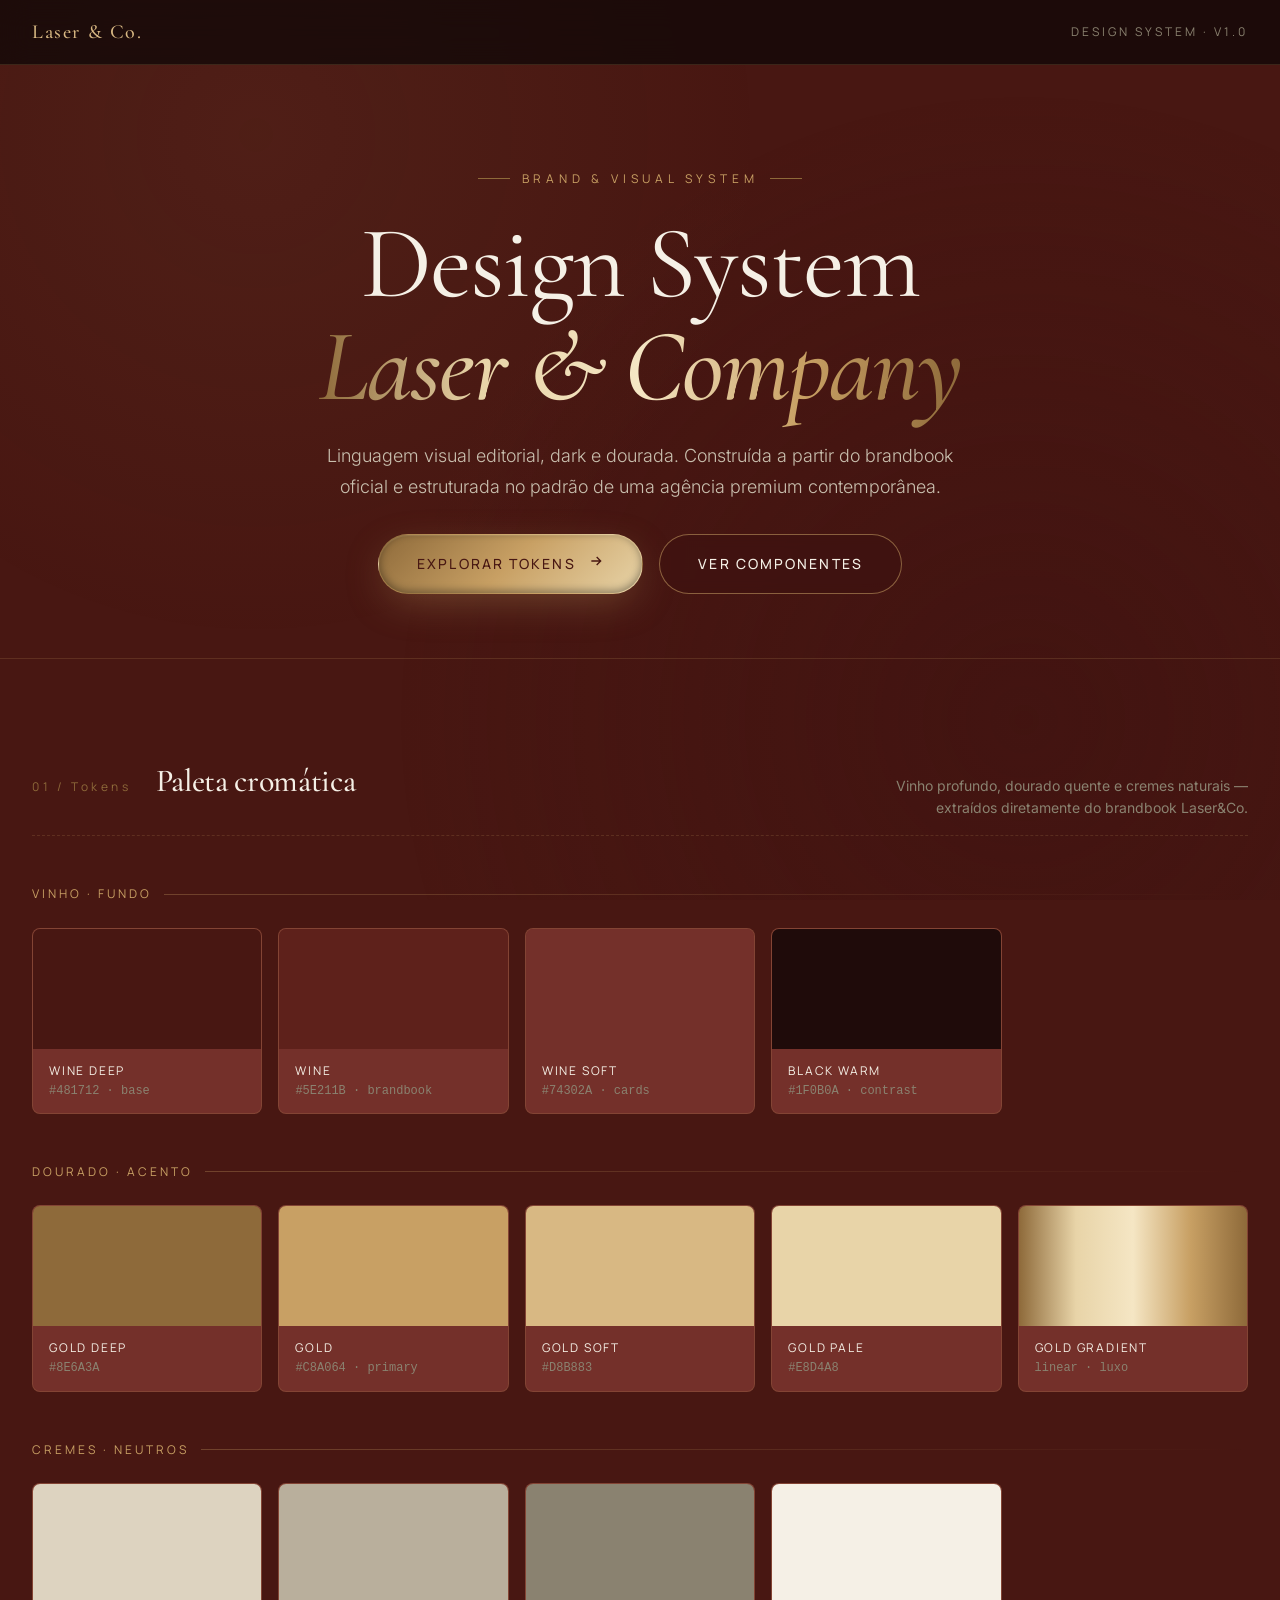
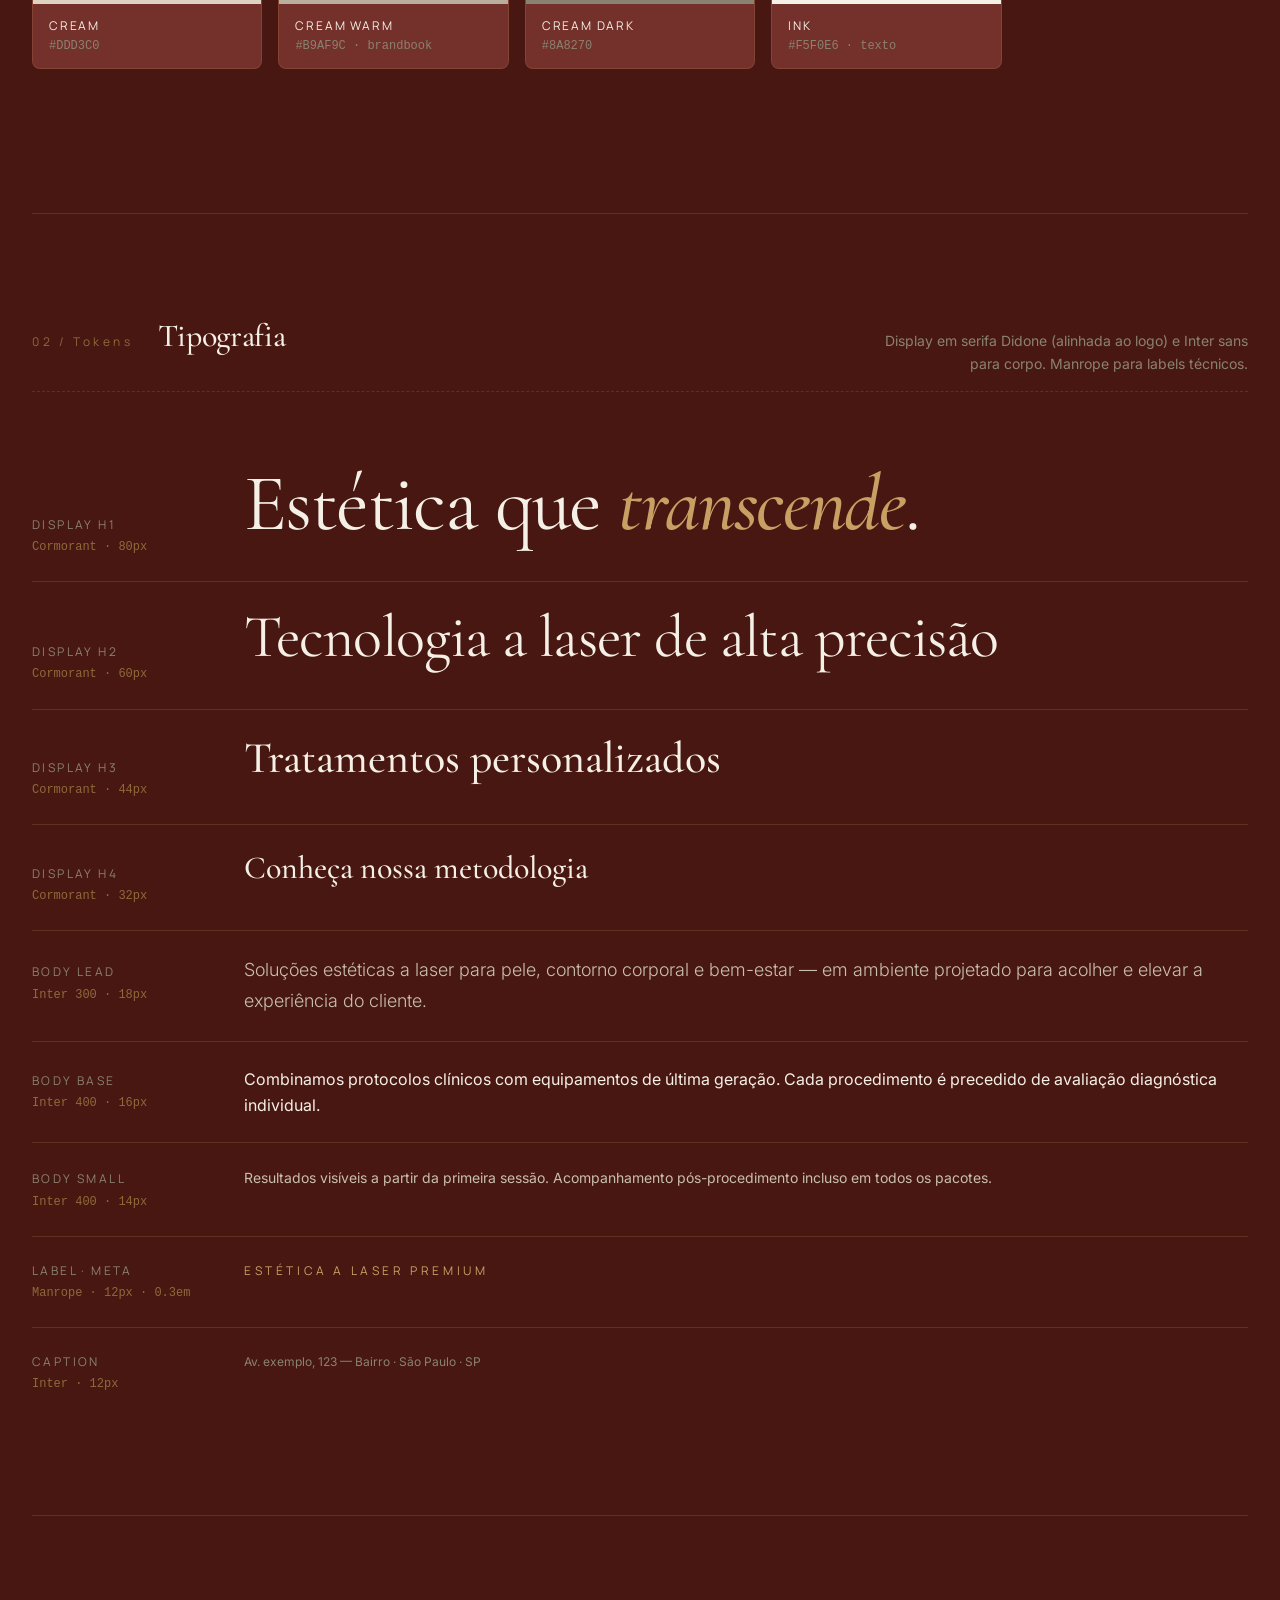
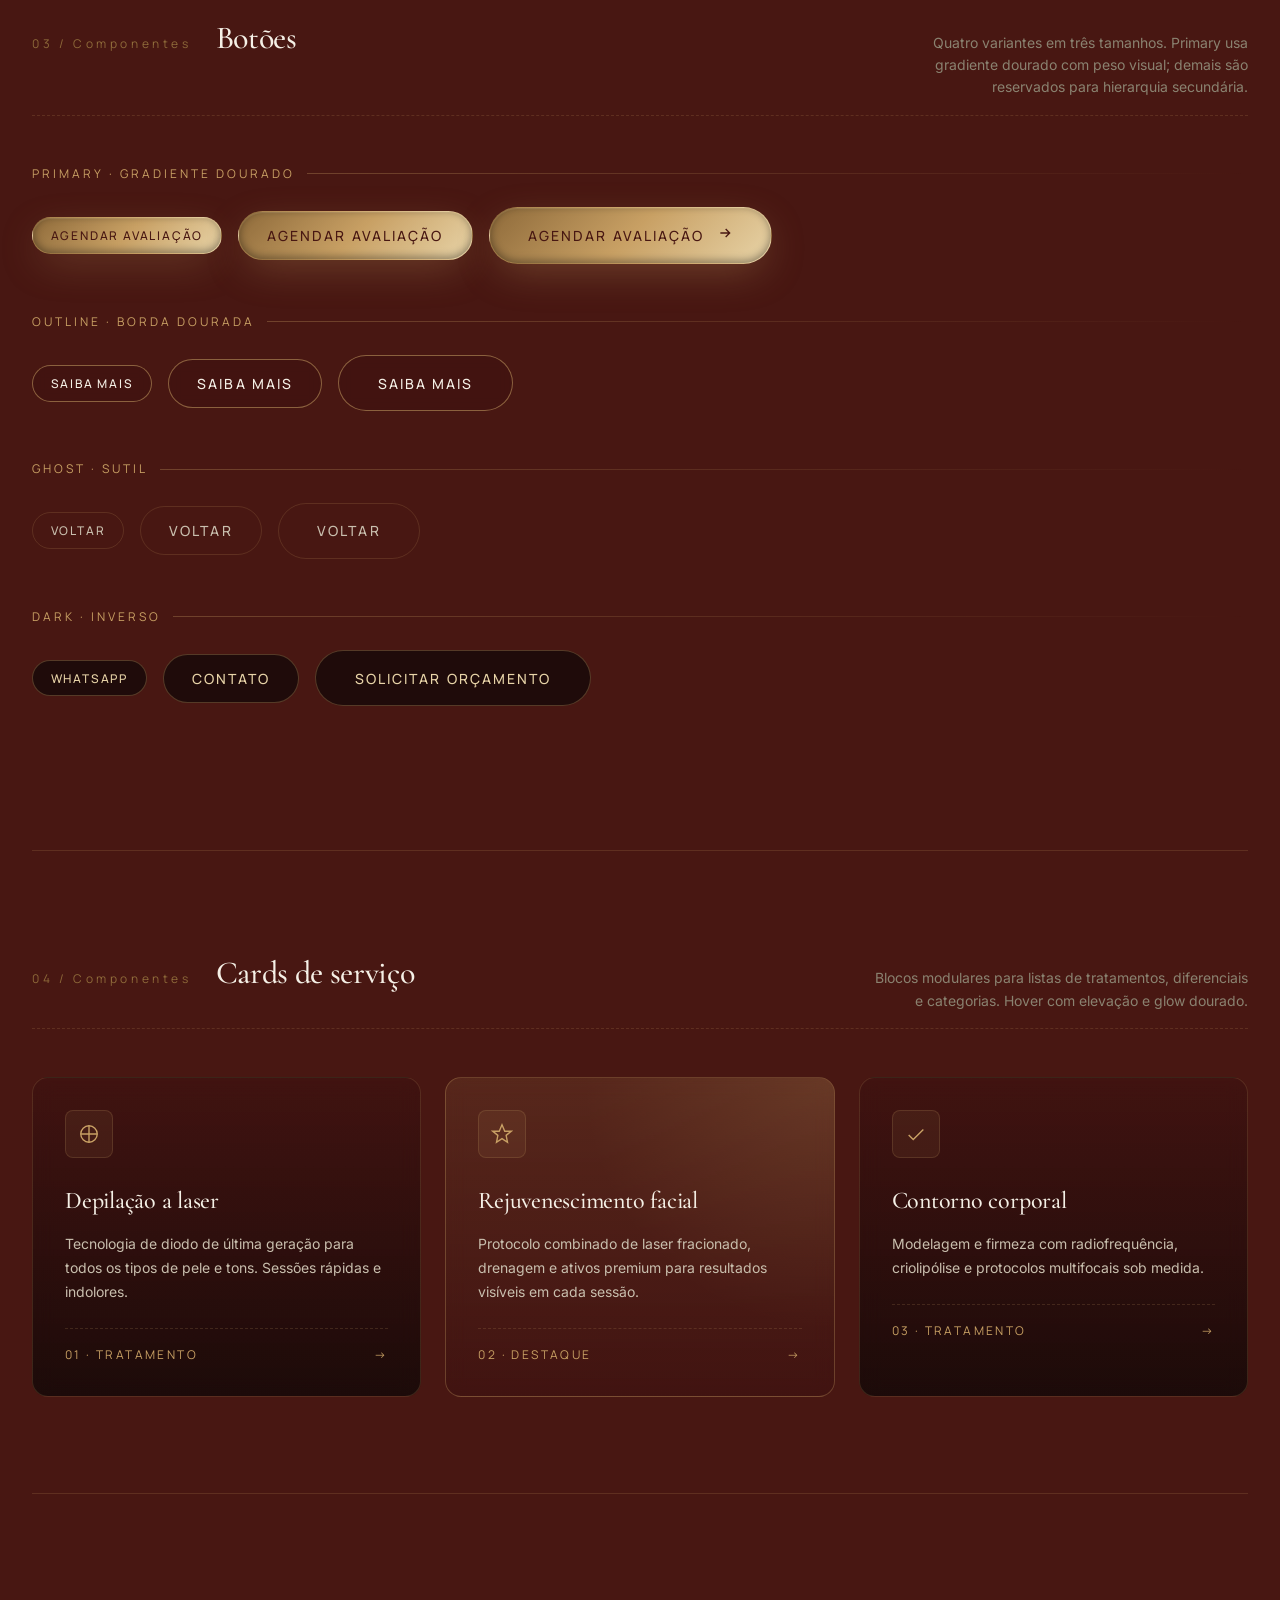
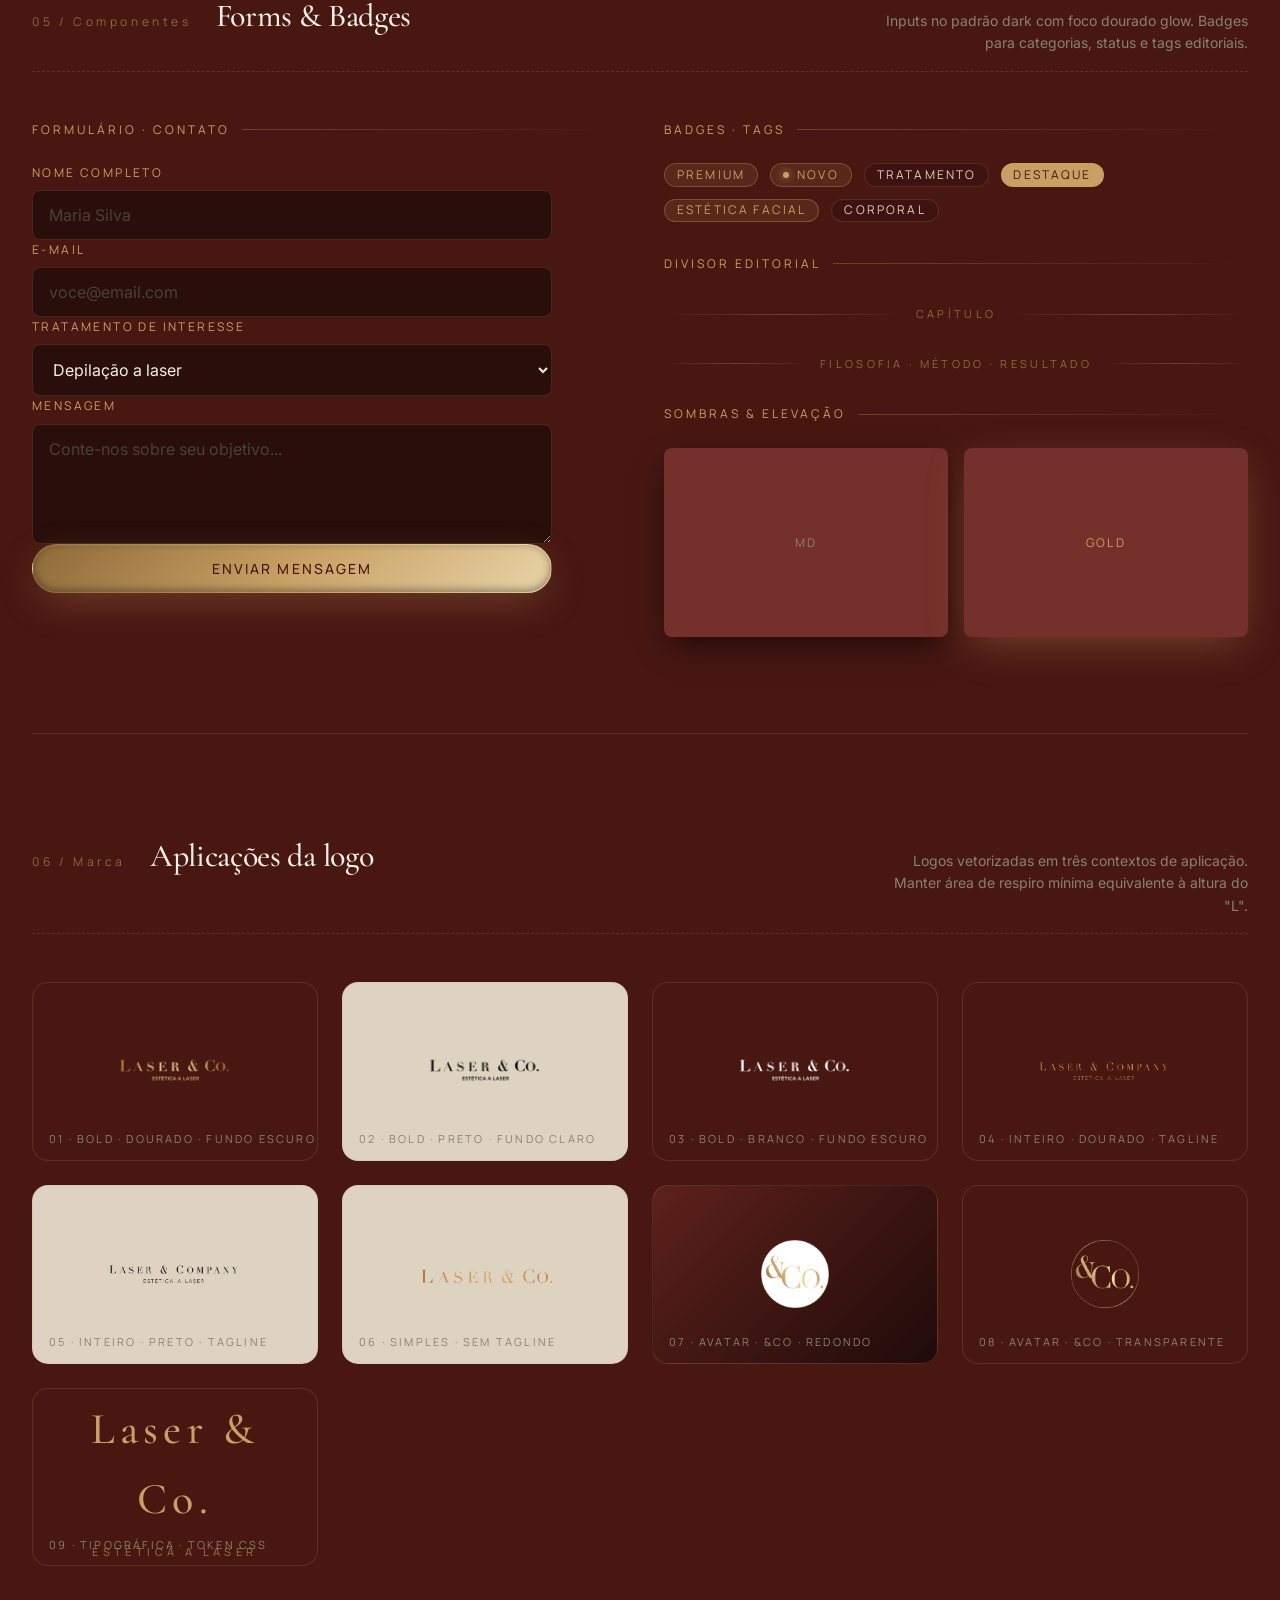
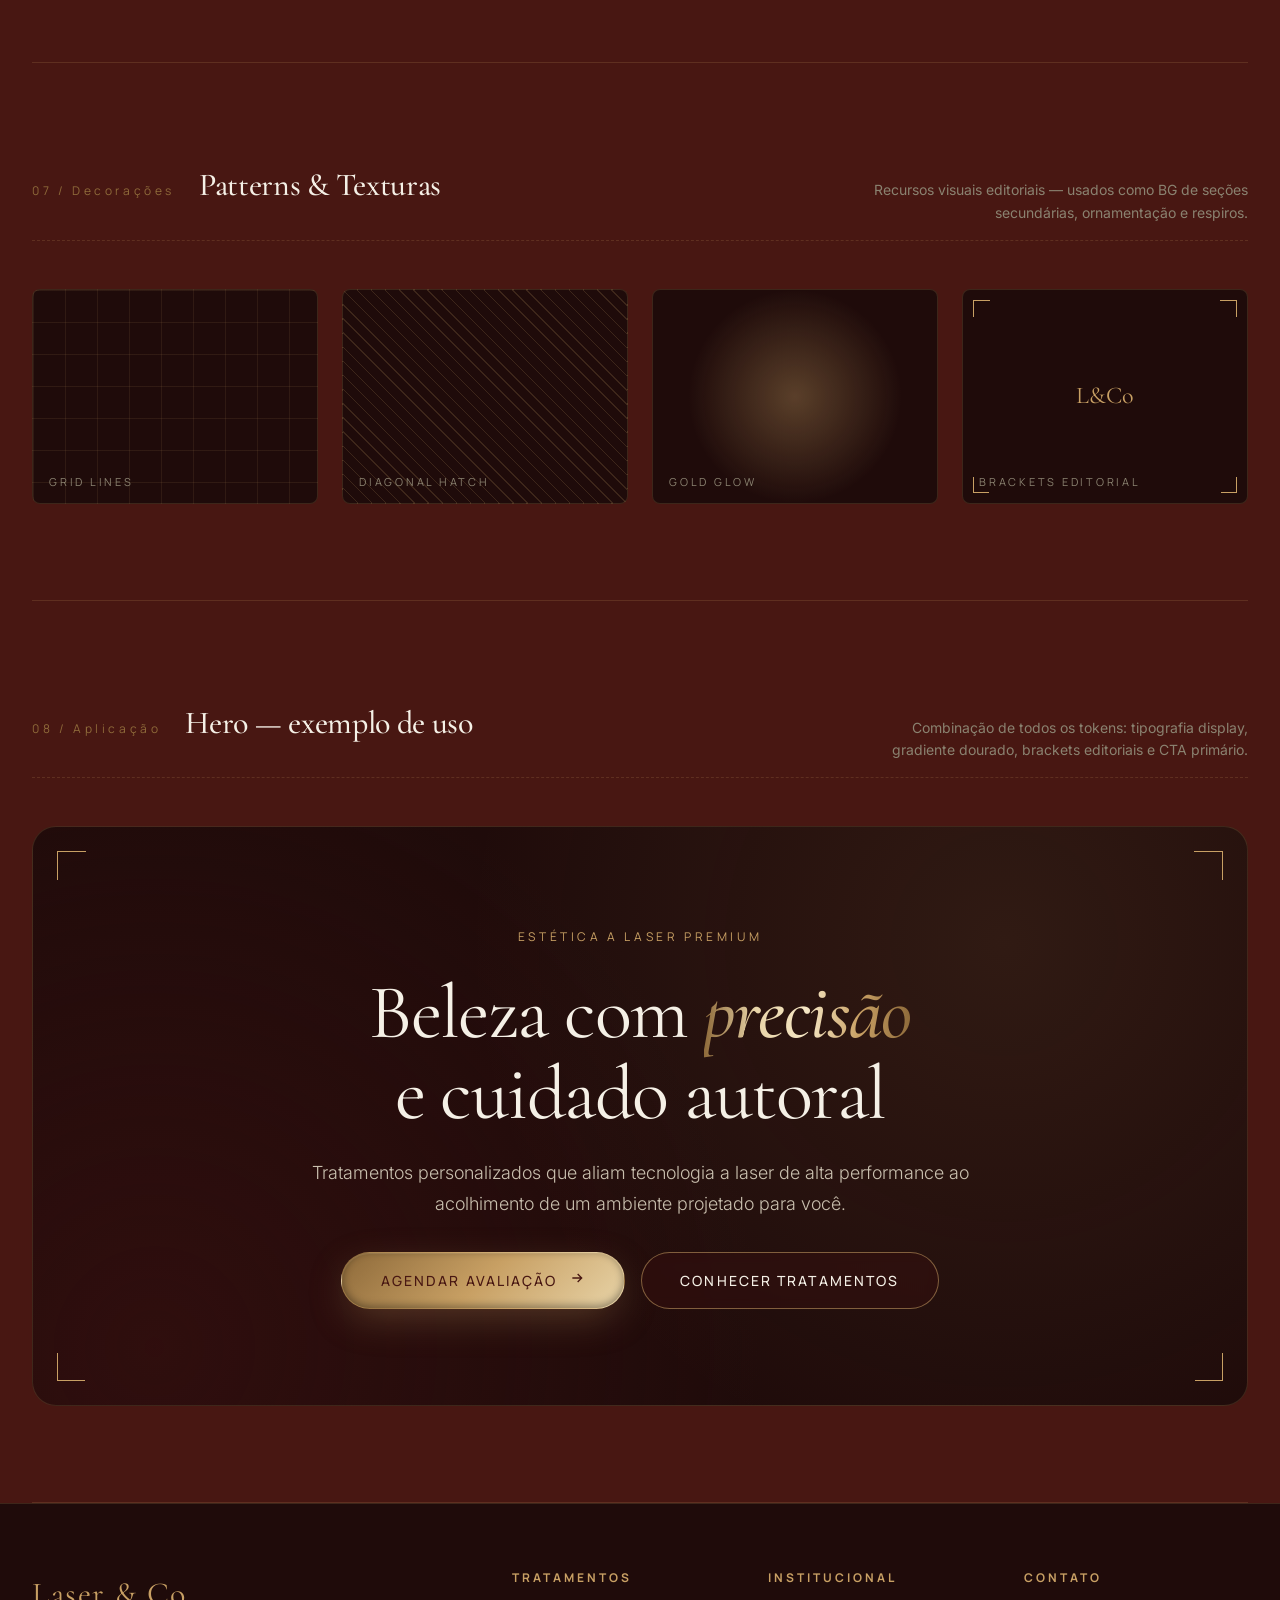
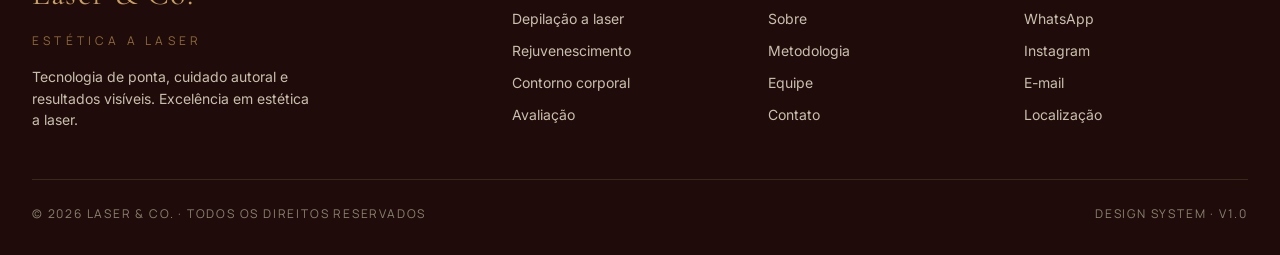
<file: design-system.html>
<!DOCTYPE html>
<html lang="pt-BR">
<head>
<meta charset="UTF-8" />
<meta name="viewport" content="width=device-width, initial-scale=1" />
<title>Laser&Co — Design System</title>
<link rel="preconnect" href="https://fonts.googleapis.com">
<link rel="preconnect" href="https://fonts.gstatic.com" crossorigin>
<link href="https://fonts.googleapis.com/css2?family=Cormorant+Garamond:ital,wght@0,300;0,400;0,500;0,600;0,700;1,400&family=Inter:wght@300;400;500;600;700&family=Manrope:wght@300;400;500;600;700;800&display=swap" rel="stylesheet">
<style>
  /* ============================================================
     LASER&CO — DESIGN SYSTEM
     Estética: dark editorial, dourado quente, vinho profundo
     Referência estrutural: Nexara (dark agency template)
     Referência visual: Brandbook Laser&Co
     ============================================================ */

  :root {
    /* ——— CORES BRAND ——— */
    --laser-wine:        #5E211B;   /* vinho (mais leve e quente) */
    --laser-wine-deep:   #481712;   /* fundo principal */
    --laser-wine-soft:   #74302A;   /* sub-fundo cards */
    --laser-black:       #1F0B0A;   /* preto quente */
    --laser-ink:         #FFFFFF;

    /* Dourado — elegante (escolhido no brandbook) */
    --laser-gold:        #C8A064;
    --laser-gold-soft:   #D8B883;
    --laser-gold-deep:   #8E6A3A;
    --laser-gold-pale:   #E8D4A8;

    /* Gradiente dourado clássico (para detalhes "premium") */
    --laser-gold-grad:   linear-gradient(90deg, #8E6A3A 0%, #E8D4A8 25%, #F5E6C4 50%, #C8A064 75%, #8E6A3A 100%);

    /* Bege / nudes do brandbook */
    --laser-cream:       #DDD3C0;
    --laser-cream-warm:  #B9AF9C;   /* RGB 185,175,156 do brandbook */
    --laser-cream-dark:  #8A8270;

    /* Texto */
    --text-primary:      #F5F0E6;
    --text-secondary:    #C9BFAE;
    --text-muted:        #8A8270;
    --text-faint:        #4A4239;

    /* Funcionais */
    --border-soft:       rgba(200, 160, 100, 0.18);
    --border-medium:     rgba(200, 160, 100, 0.32);
    --border-strong:     rgba(200, 160, 100, 0.55);

    /* ——— TIPOGRAFIA ——— */
    --font-serif:        'Cormorant Garamond', 'Times New Roman', serif;  /* Display (combina com letra do logo) */
    --font-sans:         'Inter', system-ui, sans-serif;                   /* Corpo */
    --font-accent:       'Manrope', sans-serif;                            /* Labels uppercase */

    /* Escala tipográfica */
    --fs-xs:    0.75rem;
    --fs-sm:    0.875rem;
    --fs-base:  1rem;
    --fs-lg:    1.125rem;
    --fs-xl:    1.25rem;
    --fs-2xl:   1.5rem;
    --fs-3xl:   2rem;
    --fs-4xl:   2.75rem;
    --fs-5xl:   3.75rem;
    --fs-6xl:   5rem;
    --fs-display: 7rem;

    /* ——— ESPAÇAMENTO ——— */
    --sp-1: 0.25rem;
    --sp-2: 0.5rem;
    --sp-3: 0.75rem;
    --sp-4: 1rem;
    --sp-6: 1.5rem;
    --sp-8: 2rem;
    --sp-12: 3rem;
    --sp-16: 4rem;
    --sp-24: 6rem;

    /* ——— RAIO ——— */
    --r-sm:   4px;
    --r-md:   8px;
    --r-lg:   16px;
    --r-xl:   24px;
    --r-full: 9999px;

    /* ——— SOMBRAS ——— */
    --shadow-soft:   0 4px 24px -6px rgba(0,0,0,0.5);
    --shadow-md:     0 12px 32px -8px rgba(0,0,0,0.7);
    --shadow-lg:     0 24px 48px -12px rgba(0,0,0,0.8), 0 0 0 1px var(--border-soft);
    --shadow-gold:   0 12px 40px -8px rgba(200, 160, 100, 0.35);
    --shadow-inset:  inset 0 1px 1px rgba(232, 212, 168, 0.18), inset 0 -2px 8px rgba(0,0,0,0.4);

    /* ——— TRANSIÇÕES ——— */
    --ease-out: cubic-bezier(0.2, 0.8, 0.2, 1);
    --ease-smooth: cubic-bezier(0.4, 0, 0.2, 1);
  }

  /* ============================================================
     BASE
     ============================================================ */
  * { margin: 0; padding: 0; box-sizing: border-box; }
  html { -webkit-font-smoothing: antialiased; -moz-osx-font-smoothing: grayscale; }

  body {
    font-family: var(--font-sans);
    background: var(--laser-wine-deep);
    color: var(--text-primary);
    line-height: 1.6;
    font-size: var(--fs-base);
    overflow-x: hidden;
  }

  /* Grão sutil de fundo (textura) */
  body::before {
    content: "";
    position: fixed;
    inset: 0;
    background-image: radial-gradient(circle at 20% 15%, rgba(200, 160, 100, 0.06), transparent 40%),
                      radial-gradient(circle at 80% 80%, rgba(58, 16, 16, 0.4), transparent 50%);
    pointer-events: none;
    z-index: 0;
  }

  ::selection { background: rgba(200, 160, 100, 0.3); color: var(--laser-ink); }

  /* Scrollbar */
  ::-webkit-scrollbar { width: 10px; }
  ::-webkit-scrollbar-track { background: var(--laser-black); }
  ::-webkit-scrollbar-thumb { background: var(--laser-gold-deep); border-radius: var(--r-full); }
  ::-webkit-scrollbar-thumb:hover { background: var(--laser-gold); }

  /* ============================================================
     LAYOUT
     ============================================================ */
  .ds-container {
    max-width: 1280px;
    margin: 0 auto;
    padding: 0 var(--sp-8);
    position: relative;
    z-index: 1;
  }

  /* TOPBAR */
  .ds-topbar {
    position: sticky;
    top: 0;
    z-index: 50;
    backdrop-filter: blur(14px);
    background: rgba(10, 6, 6, 0.7);
    border-bottom: 1px solid var(--border-soft);
  }
  .ds-topbar-inner {
    display: flex;
    align-items: center;
    justify-content: space-between;
    padding: var(--sp-4) var(--sp-8);
    max-width: 1280px;
    margin: 0 auto;
  }
  .ds-topbar-logo {
    font-family: var(--font-serif);
    font-size: var(--fs-xl);
    letter-spacing: 0.08em;
    color: var(--laser-gold-soft);
    font-weight: 500;
  }
  .ds-topbar-meta {
    font-family: var(--font-accent);
    font-size: var(--fs-xs);
    text-transform: uppercase;
    letter-spacing: 0.25em;
    color: var(--text-muted);
  }

  /* HERO */
  .ds-hero {
    padding: var(--sp-24) var(--sp-8) var(--sp-16);
    position: relative;
    text-align: center;
    border-bottom: 1px solid var(--border-soft);
  }
  .ds-hero-label {
    font-family: var(--font-accent);
    font-size: var(--fs-xs);
    text-transform: uppercase;
    letter-spacing: 0.4em;
    color: var(--laser-gold);
    margin-bottom: var(--sp-6);
    display: inline-flex;
    align-items: center;
    gap: var(--sp-3);
  }
  .ds-hero-label::before,
  .ds-hero-label::after {
    content: "";
    width: 32px;
    height: 1px;
    background: var(--laser-gold-deep);
  }
  .ds-hero-title {
    font-family: var(--font-serif);
    font-size: clamp(3rem, 8vw, var(--fs-display));
    font-weight: 400;
    line-height: 1;
    letter-spacing: -0.02em;
    color: var(--text-primary);
    margin-bottom: var(--sp-6);
  }
  .ds-hero-title .gold {
    background: var(--laser-gold-grad);
    -webkit-background-clip: text;
    background-clip: text;
    -webkit-text-fill-color: transparent;
    font-style: italic;
    font-weight: 500;
  }
  .ds-hero-sub {
    font-family: var(--font-sans);
    font-size: var(--fs-lg);
    color: var(--text-secondary);
    max-width: 640px;
    margin: 0 auto var(--sp-8);
    line-height: 1.7;
    font-weight: 300;
  }

  /* SECTION */
  .ds-section {
    padding: var(--sp-24) 0;
    border-bottom: 1px solid var(--border-soft);
    position: relative;
  }
  .ds-section-head {
    display: flex;
    align-items: baseline;
    justify-content: space-between;
    gap: var(--sp-8);
    margin-bottom: var(--sp-12);
    padding-bottom: var(--sp-4);
    border-bottom: 1px dashed var(--border-soft);
  }
  .ds-section-head-left { display: flex; align-items: baseline; gap: var(--sp-6); }
  .ds-section-index {
    font-family: var(--font-accent);
    font-size: var(--fs-xs);
    letter-spacing: 0.3em;
    color: var(--laser-gold-deep);
  }
  .ds-section-title {
    font-family: var(--font-serif);
    font-size: var(--fs-3xl);
    font-weight: 500;
    letter-spacing: -0.01em;
    color: var(--text-primary);
  }
  .ds-section-desc {
    font-size: var(--fs-sm);
    color: var(--text-muted);
    max-width: 380px;
    text-align: right;
  }

  /* GROUP */
  .ds-group { margin-bottom: var(--sp-12); }
  .ds-group-label {
    font-family: var(--font-accent);
    font-size: var(--fs-xs);
    text-transform: uppercase;
    letter-spacing: 0.25em;
    color: var(--laser-gold);
    margin-bottom: var(--sp-6);
    display: flex;
    align-items: center;
    gap: var(--sp-3);
  }
  .ds-group-label::after {
    content: "";
    flex: 1;
    height: 1px;
    background: linear-gradient(90deg, var(--border-medium), transparent);
  }

  /* ============================================================
     1. CORES
     ============================================================ */
  .ds-color-grid {
    display: grid;
    grid-template-columns: repeat(auto-fill, minmax(220px, 1fr));
    gap: var(--sp-4);
  }
  .ds-color {
    border: 1px solid var(--border-soft);
    border-radius: var(--r-md);
    overflow: hidden;
    background: var(--laser-wine-soft);
    transition: transform 0.4s var(--ease-out), border-color 0.4s var(--ease-out);
  }
  .ds-color:hover {
    transform: translateY(-3px);
    border-color: var(--border-medium);
  }
  .ds-color-swatch {
    height: 120px;
    position: relative;
  }
  .ds-color-info {
    padding: var(--sp-3) var(--sp-4);
    display: flex;
    flex-direction: column;
    gap: 2px;
  }
  .ds-color-name {
    font-family: var(--font-accent);
    font-size: var(--fs-xs);
    text-transform: uppercase;
    letter-spacing: 0.15em;
    color: var(--text-primary);
  }
  .ds-color-hex {
    font-family: 'Courier New', monospace;
    font-size: var(--fs-xs);
    color: var(--text-muted);
  }

  /* ============================================================
     2. TIPOGRAFIA
     ============================================================ */
  .ds-type-row {
    display: grid;
    grid-template-columns: 180px 1fr;
    gap: var(--sp-8);
    padding: var(--sp-6) 0;
    border-bottom: 1px solid var(--border-soft);
    align-items: baseline;
  }
  .ds-type-row:last-child { border-bottom: none; }
  .ds-type-meta {
    font-family: var(--font-accent);
    font-size: var(--fs-xs);
    text-transform: uppercase;
    letter-spacing: 0.2em;
    color: var(--text-muted);
  }
  .ds-type-meta span { display: block; color: var(--laser-gold-deep); margin-top: 4px; text-transform: none; letter-spacing: 0; font-family: 'Courier New', monospace; }

  .display-h1 { font-family: var(--font-serif); font-size: var(--fs-6xl); font-weight: 400; line-height: 1; letter-spacing: -0.02em; }
  .display-h1 em { font-style: italic; color: var(--laser-gold); font-weight: 500; }
  .display-h2 { font-family: var(--font-serif); font-size: var(--fs-5xl); font-weight: 400; line-height: 1.05; letter-spacing: -0.015em; }
  .display-h3 { font-family: var(--font-serif); font-size: var(--fs-4xl); font-weight: 500; line-height: 1.1; }
  .display-h4 { font-family: var(--font-serif); font-size: var(--fs-3xl); font-weight: 500; line-height: 1.2; }
  .body-lead   { font-family: var(--font-sans);  font-size: var(--fs-lg); line-height: 1.7; color: var(--text-secondary); font-weight: 300; }
  .body-base   { font-family: var(--font-sans);  font-size: var(--fs-base); line-height: 1.65; color: var(--text-primary); }
  .body-small  { font-family: var(--font-sans);  font-size: var(--fs-sm); line-height: 1.55; color: var(--text-secondary); }
  .label-meta  { font-family: var(--font-accent); font-size: var(--fs-xs); text-transform: uppercase; letter-spacing: 0.3em; color: var(--laser-gold); }
  .caption     { font-family: var(--font-sans);  font-size: var(--fs-xs); color: var(--text-muted); }

  /* ============================================================
     3. BOTÕES
     ============================================================ */
  .btn {
    display: inline-flex;
    align-items: center;
    justify-content: center;
    gap: var(--sp-3);
    padding: 0.875rem 1.75rem;
    font-family: var(--font-accent);
    font-size: var(--fs-sm);
    font-weight: 500;
    letter-spacing: 0.15em;
    text-transform: uppercase;
    border: 1px solid transparent;
    border-radius: var(--r-full);
    cursor: pointer;
    transition: all 0.35s var(--ease-out);
    text-decoration: none;
    position: relative;
    overflow: hidden;
  }
  .btn:focus-visible { outline: 2px solid var(--laser-gold); outline-offset: 3px; }

  /* PRIMARY — gradiente dourado */
  .btn-primary {
    background: linear-gradient(135deg, #8E6A3A 0%, #C8A064 50%, #E8D4A8 100%);
    color: var(--laser-wine-deep);
    box-shadow: var(--shadow-gold), var(--shadow-inset);
  }
  .btn-primary:hover {
    transform: translateY(-2px);
    box-shadow: 0 18px 50px -8px rgba(200, 160, 100, 0.5), var(--shadow-inset);
  }

  /* OUTLINE — borda dourada glow */
  .btn-outline {
    background: rgba(58, 16, 16, 0.4);
    color: var(--text-primary);
    border-color: var(--border-strong);
    backdrop-filter: blur(6px);
  }
  .btn-outline:hover {
    border-color: var(--laser-gold);
    color: var(--laser-gold-soft);
    box-shadow: 0 0 24px rgba(200, 160, 100, 0.25);
  }

  /* GHOST */
  .btn-ghost {
    background: transparent;
    color: var(--text-secondary);
    border-color: var(--border-soft);
  }
  .btn-ghost:hover { color: var(--laser-gold); border-color: var(--border-medium); }

  /* SOLID escuro */
  .btn-dark {
    background: var(--laser-black);
    color: var(--laser-gold-pale);
    border-color: var(--border-medium);
  }
  .btn-dark:hover { background: var(--laser-wine-soft); border-color: var(--laser-gold); }

  /* Tamanhos */
  .btn-sm { padding: 0.55rem 1.1rem; font-size: 0.75rem; }
  .btn-lg { padding: 1.1rem 2.4rem; font-size: var(--fs-sm); }

  .btn-arrow svg { transition: transform 0.35s var(--ease-out); }
  .btn:hover .btn-arrow svg { transform: translateX(4px); }

  /* ============================================================
     4. CARDS
     ============================================================ */
  .ds-card-grid {
    display: grid;
    grid-template-columns: repeat(auto-fit, minmax(280px, 1fr));
    gap: var(--sp-6);
  }
  .card {
    background: linear-gradient(180deg, rgba(58, 16, 16, 0.5) 0%, rgba(10, 6, 6, 0.7) 100%);
    border: 1px solid var(--border-soft);
    border-radius: var(--r-lg);
    padding: var(--sp-8);
    position: relative;
    overflow: hidden;
    transition: all 0.45s var(--ease-out);
    backdrop-filter: blur(10px);
  }
  .card:hover {
    border-color: var(--border-medium);
    transform: translateY(-6px);
    box-shadow: 0 24px 50px -16px rgba(0,0,0,0.7), 0 0 30px -8px rgba(200, 160, 100, 0.18);
  }
  .card-icon {
    width: 48px; height: 48px;
    display: flex; align-items: center; justify-content: center;
    border-radius: var(--r-md);
    background: rgba(200, 160, 100, 0.08);
    border: 1px solid var(--border-soft);
    color: var(--laser-gold);
    margin-bottom: var(--sp-6);
  }
  .card-title {
    font-family: var(--font-serif);
    font-size: var(--fs-2xl);
    color: var(--text-primary);
    margin-bottom: var(--sp-3);
    font-weight: 500;
    letter-spacing: -0.01em;
  }
  .card-body {
    font-size: var(--fs-sm);
    color: var(--text-secondary);
    line-height: 1.7;
  }
  .card-foot {
    margin-top: var(--sp-6);
    padding-top: var(--sp-4);
    border-top: 1px dashed var(--border-soft);
    display: flex;
    align-items: center;
    justify-content: space-between;
    font-family: var(--font-accent);
    font-size: var(--fs-xs);
    text-transform: uppercase;
    letter-spacing: 0.2em;
    color: var(--laser-gold);
  }

  /* Card de destaque (premium) */
  .card-feature {
    background: linear-gradient(180deg, rgba(200, 160, 100, 0.12) 0%, rgba(58, 16, 16, 0.5) 100%);
    border-color: var(--border-medium);
  }
  .card-feature::before {
    content: "";
    position: absolute;
    inset: 0;
    background:
      radial-gradient(circle at top right, rgba(200, 160, 100, 0.15), transparent 50%);
    pointer-events: none;
  }

  /* ============================================================
     5. FORMS
     ============================================================ */
  .ds-form {
    display: grid;
    gap: var(--sp-5);
    max-width: 520px;
  }
  .ds-field { display: flex; flex-direction: column; gap: var(--sp-2); }
  .ds-field-label {
    font-family: var(--font-accent);
    font-size: var(--fs-xs);
    text-transform: uppercase;
    letter-spacing: 0.2em;
    color: var(--laser-gold);
  }
  .ds-input,
  .ds-textarea,
  .ds-select {
    width: 100%;
    background: rgba(10, 6, 6, 0.5);
    border: 1px solid var(--border-soft);
    border-radius: var(--r-md);
    padding: 0.875rem 1rem;
    color: var(--text-primary);
    font-family: var(--font-sans);
    font-size: var(--fs-base);
    transition: border-color 0.3s var(--ease-out), background 0.3s var(--ease-out);
  }
  .ds-input::placeholder,
  .ds-textarea::placeholder { color: var(--text-faint); }
  .ds-input:focus,
  .ds-textarea:focus,
  .ds-select:focus {
    outline: none;
    border-color: var(--laser-gold);
    background: rgba(10, 6, 6, 0.7);
    box-shadow: 0 0 0 3px rgba(200, 160, 100, 0.12);
  }
  .ds-textarea { min-height: 120px; resize: vertical; }

  /* ============================================================
     6. BADGES / TAGS
     ============================================================ */
  .badge {
    display: inline-flex;
    align-items: center;
    gap: var(--sp-2);
    padding: 0.3rem 0.75rem;
    border-radius: var(--r-full);
    font-family: var(--font-accent);
    font-size: var(--fs-xs);
    text-transform: uppercase;
    letter-spacing: 0.18em;
    line-height: 1;
  }
  .badge-gold {
    background: rgba(200, 160, 100, 0.12);
    color: var(--laser-gold);
    border: 1px solid var(--border-medium);
  }
  .badge-wine {
    background: rgba(58, 16, 16, 0.6);
    color: var(--laser-cream);
    border: 1px solid var(--border-soft);
  }
  .badge-solid {
    background: var(--laser-gold);
    color: var(--laser-wine-deep);
  }
  .badge-dot::before {
    content: "";
    width: 6px; height: 6px;
    border-radius: 50%;
    background: currentColor;
    box-shadow: 0 0 8px currentColor;
  }

  /* ============================================================
     7. LOGOS / MARCA
     ============================================================ */
  .ds-logo-grid {
    display: grid;
    grid-template-columns: repeat(auto-fit, minmax(280px, 1fr));
    gap: var(--sp-6);
  }
  .ds-logo-tile {
    aspect-ratio: 16/10;
    border: 1px solid var(--border-soft);
    border-radius: var(--r-lg);
    display: flex;
    flex-direction: column;
    align-items: center;
    justify-content: center;
    padding: var(--sp-8);
    text-align: center;
    position: relative;
    overflow: hidden;
  }
  .ds-logo-tile-light { background: var(--laser-cream); color: var(--laser-wine-deep); }
  .ds-logo-tile-dark  { background: var(--laser-wine-deep); }
  .ds-logo-tile-gold  { background: linear-gradient(135deg, #5E211B 0%, #1F0B0A 100%); }
  .ds-logo-tile-img {
    max-width: 70%;
    max-height: 60%;
    object-fit: contain;
  }
  .ds-logo-tile-caption {
    position: absolute;
    bottom: var(--sp-3);
    left: var(--sp-4);
    font-family: var(--font-accent);
    font-size: 0.6875rem;
    text-transform: uppercase;
    letter-spacing: 0.2em;
    color: var(--text-muted);
  }
  .ds-logo-tile-light .ds-logo-tile-caption { color: var(--laser-cream-dark); }

  /* Logo "construído" via SVG/texto */
  .logo-text {
    font-family: var(--font-serif);
    font-size: var(--fs-4xl);
    font-weight: 500;
    letter-spacing: 0.12em;
    color: var(--laser-gold);
  }
  .logo-text small {
    display: block;
    font-family: var(--font-accent);
    font-size: 0.6875rem;
    letter-spacing: 0.4em;
    text-transform: uppercase;
    color: var(--laser-gold-deep);
    margin-top: var(--sp-2);
  }

  /* ============================================================
     8. PATTERNS — Grid, brackets, dividers
     ============================================================ */
  .ds-pattern-grid {
    display: grid;
    grid-template-columns: repeat(auto-fit, minmax(260px, 1fr));
    gap: var(--sp-6);
  }
  .pattern-box {
    aspect-ratio: 4/3;
    background: var(--laser-black);
    border: 1px solid var(--border-soft);
    border-radius: var(--r-md);
    position: relative;
    overflow: hidden;
    padding: var(--sp-6);
    display: flex;
    align-items: center;
    justify-content: center;
  }
  .pattern-label {
    position: absolute;
    bottom: var(--sp-3);
    left: var(--sp-4);
    font-family: var(--font-accent);
    font-size: 0.6875rem;
    text-transform: uppercase;
    letter-spacing: 0.25em;
    color: var(--text-muted);
    z-index: 2;
  }

  /* Pattern: grid lines */
  .pattern-gridlines {
    background-image:
      linear-gradient(rgba(200, 160, 100, 0.10) 1px, transparent 1px),
      linear-gradient(90deg, rgba(200, 160, 100, 0.10) 1px, transparent 1px);
    background-size: 32px 32px;
  }

  /* Pattern: diagonal hatch */
  .pattern-hatch {
    background-image: repeating-linear-gradient(45deg, rgba(200, 160, 100, 0.18) 0, rgba(200, 160, 100, 0.18) 1px, transparent 1px, transparent 10px);
  }

  /* Pattern: gold glow */
  .pattern-glow {
    background:
      radial-gradient(circle at 50% 50%, rgba(200, 160, 100, 0.35), transparent 60%),
      var(--laser-black);
  }

  /* Pattern: brackets */
  .pattern-brackets::before,
  .pattern-brackets::after,
  .pattern-brackets > .bk1,
  .pattern-brackets > .bk2 {
    content: "";
    position: absolute;
    width: 16px;
    height: 16px;
    border: 1.5px solid var(--laser-gold);
  }
  .pattern-brackets::before { top: 10px; left: 10px; border-right: none; border-bottom: none; }
  .pattern-brackets::after  { top: 10px; right: 10px; border-left: none; border-bottom: none; }
  .pattern-brackets .bk1 { bottom: 10px; left: 10px; border-right: none; border-top: none; }
  .pattern-brackets .bk2 { bottom: 10px; right: 10px; border-left: none; border-top: none; }

  /* Divider editorial */
  .divider {
    display: flex; align-items: center; gap: var(--sp-3);
    font-family: var(--font-accent);
    font-size: 0.6875rem;
    text-transform: uppercase;
    letter-spacing: 0.3em;
    color: var(--laser-gold-deep);
    margin: var(--sp-8) 0;
  }
  .divider::before,
  .divider::after {
    content: ""; flex: 1; height: 1px;
    background: linear-gradient(90deg, transparent, var(--border-medium), transparent);
  }

  /* ============================================================
     9. EXEMPLO HERO COMPOSTO
     ============================================================ */
  .demo-hero {
    background:
      radial-gradient(circle at 80% 20%, rgba(200, 160, 100, 0.10), transparent 50%),
      radial-gradient(circle at 10% 90%, rgba(58, 16, 16, 0.6), transparent 50%),
      var(--laser-black);
    border-radius: var(--r-xl);
    border: 1px solid var(--border-soft);
    padding: var(--sp-24) var(--sp-12);
    position: relative;
    overflow: hidden;
  }
  .demo-hero::before,
  .demo-hero::after,
  .demo-hero .bk1,
  .demo-hero .bk2 {
    content: "";
    position: absolute;
    width: 28px; height: 28px;
    border: 1.5px solid var(--laser-gold);
  }
  .demo-hero::before { top: 24px; left: 24px; border-right: none; border-bottom: none; }
  .demo-hero::after  { top: 24px; right: 24px; border-left: none; border-bottom: none; }
  .demo-hero .bk1 { bottom: 24px; left: 24px; border-right: none; border-top: none; }
  .demo-hero .bk2 { bottom: 24px; right: 24px; border-left: none; border-top: none; }
  .demo-hero-content { max-width: 720px; margin: 0 auto; text-align: center; position: relative; z-index: 2; }
  .demo-hero h1 {
    font-family: var(--font-serif);
    font-size: clamp(2.5rem, 6vw, var(--fs-6xl));
    font-weight: 400;
    line-height: 1.05;
    letter-spacing: -0.02em;
    margin: var(--sp-6) 0;
  }
  .demo-hero h1 em {
    font-style: italic;
    background: var(--laser-gold-grad);
    -webkit-background-clip: text;
    -webkit-text-fill-color: transparent;
    background-clip: text;
    font-weight: 500;
  }
  .demo-hero p {
    color: var(--text-secondary);
    font-size: var(--fs-lg);
    line-height: 1.7;
    margin-bottom: var(--sp-8);
    font-weight: 300;
  }
  .demo-hero-cta { display: inline-flex; gap: var(--sp-4); flex-wrap: wrap; justify-content: center; }

  /* ============================================================
     10. FOOTER
     ============================================================ */
  .ds-footer {
    padding: var(--sp-16) 0 var(--sp-8);
    border-top: 1px solid var(--border-soft);
    background: var(--laser-black);
    position: relative;
    z-index: 1;
  }
  .ds-footer-grid {
    display: grid;
    grid-template-columns: 2fr 1fr 1fr 1fr;
    gap: var(--sp-8);
    margin-bottom: var(--sp-12);
  }
  .ds-footer-col h4 {
    font-family: var(--font-accent);
    font-size: var(--fs-xs);
    text-transform: uppercase;
    letter-spacing: 0.25em;
    color: var(--laser-gold);
    margin-bottom: var(--sp-4);
  }
  .ds-footer-col a {
    display: block;
    color: var(--text-secondary);
    font-size: var(--fs-sm);
    text-decoration: none;
    padding: 0.3rem 0;
    transition: color 0.3s;
  }
  .ds-footer-col a:hover { color: var(--laser-gold-soft); }
  .ds-footer-brand {
    font-family: var(--font-serif);
    font-size: var(--fs-3xl);
    color: var(--laser-gold);
    margin-bottom: var(--sp-3);
    letter-spacing: 0.05em;
  }
  .ds-footer-tagline {
    font-family: var(--font-accent);
    font-size: var(--fs-xs);
    text-transform: uppercase;
    letter-spacing: 0.35em;
    color: var(--laser-gold-deep);
    margin-bottom: var(--sp-4);
  }
  .ds-footer-bottom {
    padding-top: var(--sp-6);
    border-top: 1px solid var(--border-soft);
    display: flex;
    justify-content: space-between;
    font-size: var(--fs-xs);
    color: var(--text-muted);
    font-family: var(--font-accent);
    letter-spacing: 0.15em;
    text-transform: uppercase;
  }

  /* ============================================================
     RESPONSIVO
     ============================================================ */
  @media (max-width: 768px) {
    .ds-container { padding: 0 var(--sp-4); }
    .ds-section { padding: var(--sp-16) 0; }
    .ds-section-head { flex-direction: column; align-items: flex-start; gap: var(--sp-4); }
    .ds-section-desc { text-align: left; }
    .ds-type-row { grid-template-columns: 1fr; gap: var(--sp-3); }
    .ds-footer-grid { grid-template-columns: 1fr 1fr; }
    .ds-footer-bottom { flex-direction: column; gap: var(--sp-2); text-align: center; }
    .demo-hero { padding: var(--sp-16) var(--sp-6); }
  }
</style>
</head>
<body>

<!-- ============================================================
     TOPBAR
     ============================================================ -->
<header class="ds-topbar">
  <div class="ds-topbar-inner">
    <div class="ds-topbar-logo">Laser&nbsp;&amp;&nbsp;Co.</div>
    <div class="ds-topbar-meta">Design System · v1.0</div>
  </div>
</header>

<!-- ============================================================
     HERO
     ============================================================ -->
<section class="ds-hero">
  <div class="ds-container">
    <div class="ds-hero-label">Brand &amp; Visual System</div>
    <h1 class="ds-hero-title">
      Design System<br>
      <span class="gold">Laser &amp; Company</span>
    </h1>
    <p class="ds-hero-sub">
      Linguagem visual editorial, dark e dourada. Construída a partir do brandbook oficial
      e estruturada no padrão de uma agência premium contemporânea.
    </p>
    <div style="display: inline-flex; gap: var(--sp-4); flex-wrap: wrap; justify-content: center;">
      <a href="#cores" class="btn btn-primary btn-lg">
        Explorar tokens
        <span class="btn-arrow"><svg width="16" height="16" viewBox="0 0 24 24" fill="none" stroke="currentColor" stroke-width="2"><path d="M5 12h14M13 6l6 6-6 6"/></svg></span>
      </a>
      <a href="#componentes" class="btn btn-outline btn-lg">Ver componentes</a>
    </div>
  </div>
</section>

<main class="ds-container">

<!-- ============================================================
     1. CORES
     ============================================================ -->
<section class="ds-section" id="cores">
  <div class="ds-section-head">
    <div class="ds-section-head-left">
      <span class="ds-section-index">01 / Tokens</span>
      <h2 class="ds-section-title">Paleta cromática</h2>
    </div>
    <p class="ds-section-desc">Vinho profundo, dourado quente e cremes naturais — extraídos diretamente do brandbook Laser&Co.</p>
  </div>

  <div class="ds-group">
    <div class="ds-group-label">Vinho · Fundo</div>
    <div class="ds-color-grid">
      <div class="ds-color"><div class="ds-color-swatch" style="background:#481712"></div><div class="ds-color-info"><span class="ds-color-name">Wine Deep</span><span class="ds-color-hex">#481712 · base</span></div></div>
      <div class="ds-color"><div class="ds-color-swatch" style="background:#5E211B"></div><div class="ds-color-info"><span class="ds-color-name">Wine</span><span class="ds-color-hex">#5E211B · brandbook</span></div></div>
      <div class="ds-color"><div class="ds-color-swatch" style="background:#74302A"></div><div class="ds-color-info"><span class="ds-color-name">Wine Soft</span><span class="ds-color-hex">#74302A · cards</span></div></div>
      <div class="ds-color"><div class="ds-color-swatch" style="background:#1F0B0A"></div><div class="ds-color-info"><span class="ds-color-name">Black Warm</span><span class="ds-color-hex">#1F0B0A · contrast</span></div></div>
    </div>
  </div>

  <div class="ds-group">
    <div class="ds-group-label">Dourado · Acento</div>
    <div class="ds-color-grid">
      <div class="ds-color"><div class="ds-color-swatch" style="background:#8E6A3A"></div><div class="ds-color-info"><span class="ds-color-name">Gold Deep</span><span class="ds-color-hex">#8E6A3A</span></div></div>
      <div class="ds-color"><div class="ds-color-swatch" style="background:#C8A064"></div><div class="ds-color-info"><span class="ds-color-name">Gold</span><span class="ds-color-hex">#C8A064 · primary</span></div></div>
      <div class="ds-color"><div class="ds-color-swatch" style="background:#D8B883"></div><div class="ds-color-info"><span class="ds-color-name">Gold Soft</span><span class="ds-color-hex">#D8B883</span></div></div>
      <div class="ds-color"><div class="ds-color-swatch" style="background:#E8D4A8"></div><div class="ds-color-info"><span class="ds-color-name">Gold Pale</span><span class="ds-color-hex">#E8D4A8</span></div></div>
      <div class="ds-color"><div class="ds-color-swatch" style="background:linear-gradient(90deg,#8E6A3A,#E8D4A8,#F5E6C4,#C8A064,#8E6A3A)"></div><div class="ds-color-info"><span class="ds-color-name">Gold Gradient</span><span class="ds-color-hex">linear · luxo</span></div></div>
    </div>
  </div>

  <div class="ds-group">
    <div class="ds-group-label">Cremes · Neutros</div>
    <div class="ds-color-grid">
      <div class="ds-color"><div class="ds-color-swatch" style="background:#DDD3C0"></div><div class="ds-color-info"><span class="ds-color-name">Cream</span><span class="ds-color-hex">#DDD3C0</span></div></div>
      <div class="ds-color"><div class="ds-color-swatch" style="background:#B9AF9C"></div><div class="ds-color-info"><span class="ds-color-name">Cream Warm</span><span class="ds-color-hex">#B9AF9C · brandbook</span></div></div>
      <div class="ds-color"><div class="ds-color-swatch" style="background:#8A8270"></div><div class="ds-color-info"><span class="ds-color-name">Cream Dark</span><span class="ds-color-hex">#8A8270</span></div></div>
      <div class="ds-color"><div class="ds-color-swatch" style="background:#F5F0E6"></div><div class="ds-color-info"><span class="ds-color-name">Ink</span><span class="ds-color-hex">#F5F0E6 · texto</span></div></div>
    </div>
  </div>
</section>

<!-- ============================================================
     2. TIPOGRAFIA
     ============================================================ -->
<section class="ds-section" id="tipografia">
  <div class="ds-section-head">
    <div class="ds-section-head-left">
      <span class="ds-section-index">02 / Tokens</span>
      <h2 class="ds-section-title">Tipografia</h2>
    </div>
    <p class="ds-section-desc">Display em serifa Didone (alinhada ao logo) e Inter sans para corpo. Manrope para labels técnicos.</p>
  </div>

  <div class="ds-type-row">
    <div class="ds-type-meta">Display H1 <span>Cormorant · 80px</span></div>
    <div class="display-h1">Estética que <em>transcende</em>.</div>
  </div>
  <div class="ds-type-row">
    <div class="ds-type-meta">Display H2 <span>Cormorant · 60px</span></div>
    <div class="display-h2">Tecnologia a laser de alta precisão</div>
  </div>
  <div class="ds-type-row">
    <div class="ds-type-meta">Display H3 <span>Cormorant · 44px</span></div>
    <div class="display-h3">Tratamentos personalizados</div>
  </div>
  <div class="ds-type-row">
    <div class="ds-type-meta">Display H4 <span>Cormorant · 32px</span></div>
    <div class="display-h4">Conheça nossa metodologia</div>
  </div>
  <div class="ds-type-row">
    <div class="ds-type-meta">Body Lead <span>Inter 300 · 18px</span></div>
    <div class="body-lead">Soluções estéticas a laser para pele, contorno corporal e bem-estar — em ambiente projetado para acolher e elevar a experiência do cliente.</div>
  </div>
  <div class="ds-type-row">
    <div class="ds-type-meta">Body Base <span>Inter 400 · 16px</span></div>
    <div class="body-base">Combinamos protocolos clínicos com equipamentos de última geração. Cada procedimento é precedido de avaliação diagnóstica individual.</div>
  </div>
  <div class="ds-type-row">
    <div class="ds-type-meta">Body Small <span>Inter 400 · 14px</span></div>
    <div class="body-small">Resultados visíveis a partir da primeira sessão. Acompanhamento pós-procedimento incluso em todos os pacotes.</div>
  </div>
  <div class="ds-type-row">
    <div class="ds-type-meta">Label · Meta <span>Manrope · 12px · 0.3em</span></div>
    <div class="label-meta">Estética a laser premium</div>
  </div>
  <div class="ds-type-row">
    <div class="ds-type-meta">Caption <span>Inter · 12px</span></div>
    <div class="caption">Av. exemplo, 123 — Bairro · São Paulo · SP</div>
  </div>
</section>

<!-- ============================================================
     3. BOTÕES
     ============================================================ -->
<section class="ds-section" id="componentes">
  <div class="ds-section-head">
    <div class="ds-section-head-left">
      <span class="ds-section-index">03 / Componentes</span>
      <h2 class="ds-section-title">Botões</h2>
    </div>
    <p class="ds-section-desc">Quatro variantes em três tamanhos. Primary usa gradiente dourado com peso visual; demais são reservados para hierarquia secundária.</p>
  </div>

  <div class="ds-group">
    <div class="ds-group-label">Primary · Gradiente dourado</div>
    <div style="display: flex; gap: var(--sp-4); flex-wrap: wrap; align-items: center;">
      <button class="btn btn-primary btn-sm">Agendar avaliação</button>
      <button class="btn btn-primary">Agendar avaliação</button>
      <button class="btn btn-primary btn-lg">
        Agendar avaliação
        <span class="btn-arrow"><svg width="16" height="16" viewBox="0 0 24 24" fill="none" stroke="currentColor" stroke-width="2"><path d="M5 12h14M13 6l6 6-6 6"/></svg></span>
      </button>
    </div>
  </div>

  <div class="ds-group">
    <div class="ds-group-label">Outline · Borda dourada</div>
    <div style="display: flex; gap: var(--sp-4); flex-wrap: wrap; align-items: center;">
      <button class="btn btn-outline btn-sm">Saiba mais</button>
      <button class="btn btn-outline">Saiba mais</button>
      <button class="btn btn-outline btn-lg">Saiba mais</button>
    </div>
  </div>

  <div class="ds-group">
    <div class="ds-group-label">Ghost · Sutil</div>
    <div style="display: flex; gap: var(--sp-4); flex-wrap: wrap; align-items: center;">
      <button class="btn btn-ghost btn-sm">Voltar</button>
      <button class="btn btn-ghost">Voltar</button>
      <button class="btn btn-ghost btn-lg">Voltar</button>
    </div>
  </div>

  <div class="ds-group">
    <div class="ds-group-label">Dark · Inverso</div>
    <div style="display: flex; gap: var(--sp-4); flex-wrap: wrap; align-items: center;">
      <button class="btn btn-dark btn-sm">WhatsApp</button>
      <button class="btn btn-dark">Contato</button>
      <button class="btn btn-dark btn-lg">Solicitar orçamento</button>
    </div>
  </div>
</section>

<!-- ============================================================
     4. CARDS
     ============================================================ -->
<section class="ds-section">
  <div class="ds-section-head">
    <div class="ds-section-head-left">
      <span class="ds-section-index">04 / Componentes</span>
      <h2 class="ds-section-title">Cards de serviço</h2>
    </div>
    <p class="ds-section-desc">Blocos modulares para listas de tratamentos, diferenciais e categorias. Hover com elevação e glow dourado.</p>
  </div>

  <div class="ds-card-grid">
    <article class="card">
      <div class="card-icon">
        <svg width="22" height="22" viewBox="0 0 24 24" fill="none" stroke="currentColor" stroke-width="1.5"><circle cx="12" cy="12" r="9"/><path d="M12 3v18M3 12h18"/></svg>
      </div>
      <h3 class="card-title">Depilação a laser</h3>
      <p class="card-body">Tecnologia de diodo de última geração para todos os tipos de pele e tons. Sessões rápidas e indolores.</p>
      <div class="card-foot"><span>01 · Tratamento</span><span>→</span></div>
    </article>

    <article class="card card-feature">
      <div class="card-icon">
        <svg width="22" height="22" viewBox="0 0 24 24" fill="none" stroke="currentColor" stroke-width="1.5"><path d="M12 2l3 7h7l-5.5 4.5L18 21l-6-4-6 4 1.5-7.5L2 9h7z"/></svg>
      </div>
      <h3 class="card-title">Rejuvenescimento facial</h3>
      <p class="card-body">Protocolo combinado de laser fracionado, drenagem e ativos premium para resultados visíveis em cada sessão.</p>
      <div class="card-foot"><span>02 · Destaque</span><span>→</span></div>
    </article>

    <article class="card">
      <div class="card-icon">
        <svg width="22" height="22" viewBox="0 0 24 24" fill="none" stroke="currentColor" stroke-width="1.5"><path d="M20 7L9 18l-5-5"/></svg>
      </div>
      <h3 class="card-title">Contorno corporal</h3>
      <p class="card-body">Modelagem e firmeza com radiofrequência, criolipólise e protocolos multifocais sob medida.</p>
      <div class="card-foot"><span>03 · Tratamento</span><span>→</span></div>
    </article>
  </div>
</section>

<!-- ============================================================
     5. FORMS + BADGES
     ============================================================ -->
<section class="ds-section">
  <div class="ds-section-head">
    <div class="ds-section-head-left">
      <span class="ds-section-index">05 / Componentes</span>
      <h2 class="ds-section-title">Forms &amp; Badges</h2>
    </div>
    <p class="ds-section-desc">Inputs no padrão dark com foco dourado glow. Badges para categorias, status e tags editoriais.</p>
  </div>

  <div style="display: grid; grid-template-columns: 1fr 1fr; gap: var(--sp-12);">
    <div>
      <div class="ds-group-label">Formulário · Contato</div>
      <form class="ds-form" onsubmit="event.preventDefault()">
        <div class="ds-field">
          <label class="ds-field-label" for="name">Nome completo</label>
          <input class="ds-input" id="name" type="text" placeholder="Maria Silva">
        </div>
        <div class="ds-field">
          <label class="ds-field-label" for="email">E-mail</label>
          <input class="ds-input" id="email" type="email" placeholder="voce@email.com">
        </div>
        <div class="ds-field">
          <label class="ds-field-label" for="srv">Tratamento de interesse</label>
          <select class="ds-select" id="srv">
            <option>Depilação a laser</option>
            <option>Rejuvenescimento</option>
            <option>Contorno corporal</option>
            <option>Avaliação personalizada</option>
          </select>
        </div>
        <div class="ds-field">
          <label class="ds-field-label" for="msg">Mensagem</label>
          <textarea class="ds-textarea" id="msg" placeholder="Conte-nos sobre seu objetivo..."></textarea>
        </div>
        <button class="btn btn-primary" type="submit">Enviar mensagem</button>
      </form>
    </div>

    <div>
      <div class="ds-group-label">Badges · Tags</div>
      <div style="display: flex; flex-wrap: wrap; gap: var(--sp-3); margin-bottom: var(--sp-8);">
        <span class="badge badge-gold">Premium</span>
        <span class="badge badge-gold badge-dot">Novo</span>
        <span class="badge badge-wine">Tratamento</span>
        <span class="badge badge-solid">Destaque</span>
        <span class="badge badge-gold">Estética facial</span>
        <span class="badge badge-wine">Corporal</span>
      </div>

      <div class="ds-group-label">Divisor editorial</div>
      <div class="divider">Capítulo</div>
      <div class="divider">Filosofia · Método · Resultado</div>

      <div class="ds-group-label" style="margin-top: var(--sp-8);">Sombras &amp; elevação</div>
      <div style="display: grid; grid-template-columns: 1fr 1fr; gap: var(--sp-4);">
        <div style="aspect-ratio: 3/2; background: var(--laser-wine-soft); border-radius: var(--r-md); box-shadow: var(--shadow-md); display: flex; align-items: center; justify-content: center; color: var(--text-muted); font-size: var(--fs-xs); font-family: var(--font-accent); text-transform: uppercase; letter-spacing: 0.2em;">md</div>
        <div style="aspect-ratio: 3/2; background: var(--laser-wine-soft); border-radius: var(--r-md); box-shadow: var(--shadow-gold); display: flex; align-items: center; justify-content: center; color: var(--laser-gold); font-size: var(--fs-xs); font-family: var(--font-accent); text-transform: uppercase; letter-spacing: 0.2em;">gold</div>
      </div>
    </div>
  </div>
</section>

<!-- ============================================================
     6. LOGOS
     ============================================================ -->
<section class="ds-section">
  <div class="ds-section-head">
    <div class="ds-section-head-left">
      <span class="ds-section-index">06 / Marca</span>
      <h2 class="ds-section-title">Aplicações da logo</h2>
    </div>
    <p class="ds-section-desc">Logos vetorizadas em três contextos de aplicação. Manter área de respiro mínima equivalente à altura do "L".</p>
  </div>

  <div class="ds-logo-grid">
    <div class="ds-logo-tile ds-logo-tile-dark">
      <img class="ds-logo-tile-img" src="assets/logos/logo-bold-dourado.png" alt="Logo bold dourada">
      <span class="ds-logo-tile-caption">01 · Bold · Dourado · fundo escuro</span>
    </div>
    <div class="ds-logo-tile ds-logo-tile-light">
      <img class="ds-logo-tile-img" src="assets/logos/logo-bold-preto.png" alt="Logo bold preta">
      <span class="ds-logo-tile-caption">02 · Bold · Preto · fundo claro</span>
    </div>
    <div class="ds-logo-tile ds-logo-tile-dark">
      <img class="ds-logo-tile-img" src="assets/logos/logo-bold-branco.png" alt="Logo bold branca">
      <span class="ds-logo-tile-caption">03 · Bold · Branco · fundo escuro</span>
    </div>
    <div class="ds-logo-tile ds-logo-tile-dark">
      <img class="ds-logo-tile-img" src="assets/logos/logo-tagline-dourado.png" alt="Logo dourada com tagline">
      <span class="ds-logo-tile-caption">04 · Inteiro · Dourado · tagline</span>
    </div>
    <div class="ds-logo-tile ds-logo-tile-light">
      <img class="ds-logo-tile-img" src="assets/logos/logo-tagline-preto.png" alt="Logo preta com tagline">
      <span class="ds-logo-tile-caption">05 · Inteiro · Preto · tagline</span>
    </div>
    <div class="ds-logo-tile ds-logo-tile-light">
      <img class="ds-logo-tile-img" src="assets/logos/logo-simples.png" alt="Logo sem tagline">
      <span class="ds-logo-tile-caption">06 · Simples · sem tagline</span>
    </div>
    <div class="ds-logo-tile ds-logo-tile-gold">
      <img class="ds-logo-tile-img" style="max-width: 50%;" src="assets/logos/avatar-andco-redondo.png" alt="Avatar &Co redondo">
      <span class="ds-logo-tile-caption">07 · Avatar · &amp;Co · redondo</span>
    </div>
    <div class="ds-logo-tile ds-logo-tile-dark">
      <img class="ds-logo-tile-img" style="max-width: 45%;" src="assets/logos/avatar-andco-transparente.png" alt="Avatar &Co transparente">
      <span class="ds-logo-tile-caption">08 · Avatar · &amp;Co · transparente</span>
    </div>
    <div class="ds-logo-tile ds-logo-tile-dark">
      <div class="logo-text">
        Laser &amp; Co.
        <small>Estética a Laser</small>
      </div>
      <span class="ds-logo-tile-caption">09 · Tipográfica · token CSS</span>
    </div>
  </div>
</section>

<!-- ============================================================
     7. PATTERNS
     ============================================================ -->
<section class="ds-section">
  <div class="ds-section-head">
    <div class="ds-section-head-left">
      <span class="ds-section-index">07 / Decorações</span>
      <h2 class="ds-section-title">Patterns &amp; Texturas</h2>
    </div>
    <p class="ds-section-desc">Recursos visuais editoriais — usados como BG de seções secundárias, ornamentação e respiros.</p>
  </div>

  <div class="ds-pattern-grid">
    <div class="pattern-box pattern-gridlines">
      <span class="pattern-label">Grid lines</span>
    </div>
    <div class="pattern-box pattern-hatch">
      <span class="pattern-label">Diagonal hatch</span>
    </div>
    <div class="pattern-box pattern-glow">
      <span class="pattern-label">Gold glow</span>
    </div>
    <div class="pattern-box pattern-brackets">
      <span class="bk1"></span><span class="bk2"></span>
      <div style="font-family: var(--font-serif); font-size: var(--fs-2xl); color: var(--laser-gold);">L&amp;Co</div>
      <span class="pattern-label">Brackets editorial</span>
    </div>
  </div>
</section>

<!-- ============================================================
     8. EXEMPLO HERO COMPOSTO
     ============================================================ -->
<section class="ds-section">
  <div class="ds-section-head">
    <div class="ds-section-head-left">
      <span class="ds-section-index">08 / Aplicação</span>
      <h2 class="ds-section-title">Hero — exemplo de uso</h2>
    </div>
    <p class="ds-section-desc">Combinação de todos os tokens: tipografia display, gradiente dourado, brackets editoriais e CTA primário.</p>
  </div>

  <div class="demo-hero">
    <span class="bk1"></span><span class="bk2"></span>
    <div class="demo-hero-content">
      <span class="label-meta">Estética a laser premium</span>
      <h1>Beleza com <em>precisão</em><br>e cuidado autoral</h1>
      <p>Tratamentos personalizados que aliam tecnologia a laser de alta performance ao acolhimento de um ambiente projetado para você.</p>
      <div class="demo-hero-cta">
        <button class="btn btn-primary btn-lg">
          Agendar avaliação
          <span class="btn-arrow"><svg width="16" height="16" viewBox="0 0 24 24" fill="none" stroke="currentColor" stroke-width="2"><path d="M5 12h14M13 6l6 6-6 6"/></svg></span>
        </button>
        <button class="btn btn-outline btn-lg">Conhecer tratamentos</button>
      </div>
    </div>
  </div>
</section>

</main>

<!-- ============================================================
     FOOTER
     ============================================================ -->
<footer class="ds-footer">
  <div class="ds-container">
    <div class="ds-footer-grid">
      <div class="ds-footer-col">
        <div class="ds-footer-brand">Laser &amp; Co.</div>
        <div class="ds-footer-tagline">Estética a Laser</div>
        <p class="body-small" style="max-width: 280px;">Tecnologia de ponta, cuidado autoral e resultados visíveis. Excelência em estética a laser.</p>
      </div>
      <div class="ds-footer-col">
        <h4>Tratamentos</h4>
        <a href="#">Depilação a laser</a>
        <a href="#">Rejuvenescimento</a>
        <a href="#">Contorno corporal</a>
        <a href="#">Avaliação</a>
      </div>
      <div class="ds-footer-col">
        <h4>Institucional</h4>
        <a href="#">Sobre</a>
        <a href="#">Metodologia</a>
        <a href="#">Equipe</a>
        <a href="#">Contato</a>
      </div>
      <div class="ds-footer-col">
        <h4>Contato</h4>
        <a href="#">WhatsApp</a>
        <a href="#">Instagram</a>
        <a href="#">E-mail</a>
        <a href="#">Localização</a>
      </div>
    </div>
    <div class="ds-footer-bottom">
      <span>© 2026 Laser &amp; Co. · Todos os direitos reservados</span>
      <span>Design System · v1.0</span>
    </div>
  </div>
</footer>

</body>
</html>
</file>
